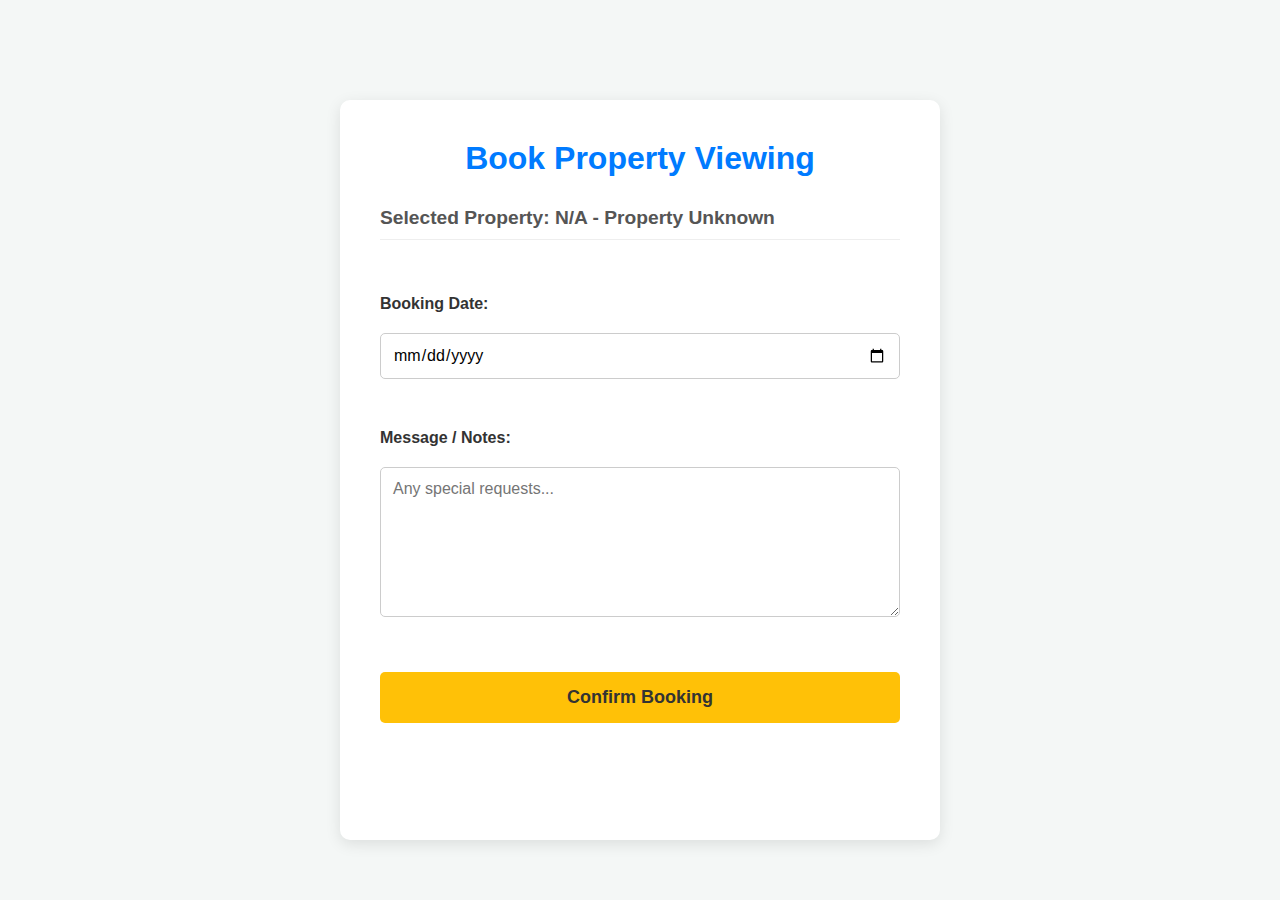
<file: book.html>
<!DOCTYPE html>
<html lang="en">
<head>
    <meta charset="UTF-8">
    <title>Book Property - DreamHome</title>
    <link rel="stylesheet" href="style.css"> 
</head>
<body>
    <div class="main-content-area">
    <div id="booking-page-container"> 
        <h1 class="page-title">Book Property Viewing</h1>
        
        <form id="bookingForm" class="styled-form-box">
 
                <h2 id="propertyTitle">Selected Property: N/A</h2> 
                
                <input type="hidden" id="propertyName" name="propertyName"> 
                
                <label for="bookingDate">Booking Date:</label>
                <input type="date" id="bookingDate" required>
                
                <label for="bookingMessage">Message / Notes:</label>
                <textarea id="bookingMessage" placeholder="Any special requests..." required></textarea>
                
                <button type="submit" id="submit-booking-btn">Confirm Booking</button>
            </form>
        </div>
    </div>
    
    <script src="booking.js"></script> 
</body>
</html>
</file>
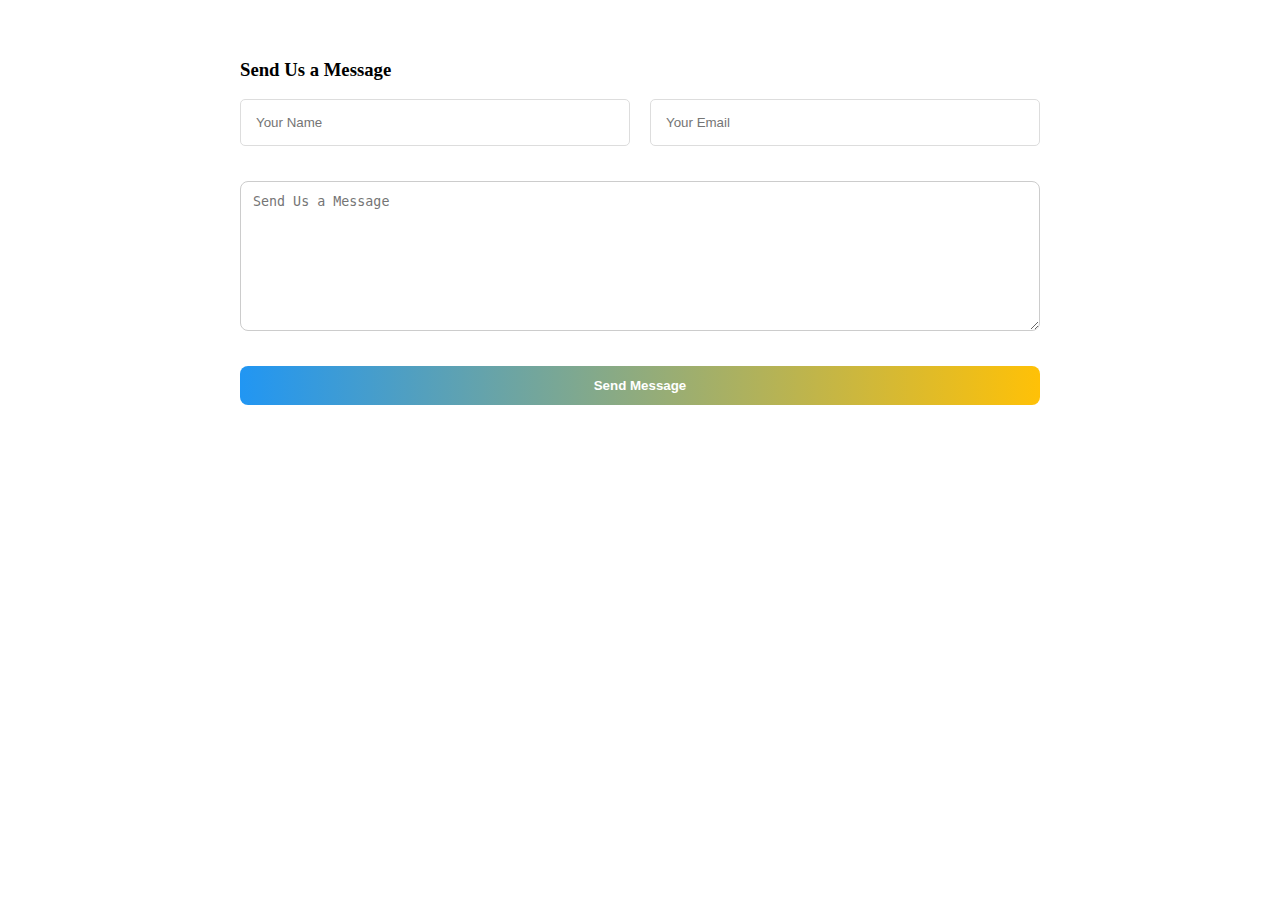
<file: contact.html>
<html>

<head>

<style>
    /* Add this inside your <style> tags in contact.html */
.contact-form-container {
    max-width: 800px;
    margin: 40px auto;
    padding: 20px;
}

.contact-form {
    display: flex;
    flex-direction: column;
    gap: 15px;
}

.input-row {
    display: flex;
    gap: 15px;
}

.input-row input {
    flex: 1; /* Makes Name and Email equal width */
    padding: 12px;
    border: 1px solid #ccc;
    border-radius: 4px;
}

textarea {
    width: 100%;
    height: 150px;
    padding: 12px;
    border: 1px solid #ccc;
    border-radius: 4px;
    box-sizing: border-box; /* Important: keeps padding inside the width */
}

.send-btn {
    background: linear-gradient(to right, #2196F3, #FFC107);
    color: white;
    border: none;
    padding: 15px;
    font-weight: bold;
    border-radius: 4px;
    cursor: pointer;
    width: 100%;
}
    .contact-container {
        max-width: 800px;
        margin: 20px auto;
        padding: 20px;
    }
    .contact-form {
        display: flex;
        flex-direction: column;
        gap: 15px;
    }
    .row {
        display: flex;
        gap: 15px;
    }
    .row input {
        flex: 1; /* Makes both name and email boxes equal width */
        padding: 12px;
        border: 1px solid #ccc;
        border-radius: 8px;
    }
    .contact-form textarea {
        width: 100%;
        height: 150px;
        padding: 12px;
        border: 1px solid #ccc;
        border-radius: 8px;
        resize: vertical;
    }
    .send-btn {
        background: linear-gradient(to right, #2196F3, #FFC107);
        color: white;
        padding: 12px;
        border: none;
        border-radius: 8px;
        font-weight: bold;
        cursor: pointer;
        width: 100%; }
        /* Makes button full width of the form */
      /* Container to keep everything centered */
.contact-section {
    max-width: 900px;
    margin: 50px auto;
    padding: 20px;
    font-family: Arial, sans-serif;
}

/* Flexbox for the Name and Email row */
.input-row {
    display: flex;
    gap: 20px;
    margin-bottom: 20px;
}

.input-row input {
    flex: 1; /* Ensures both inputs take equal space */
    padding: 15px;
    border: 1px solid #ddd;
    border-radius: 5px;
}

/* Make the textarea and button full width */
textarea {
    width: 100%;
    height: 150px;
    padding: 15px;
    margin-bottom: 20px;
    border: 1px solid #ddd;
    border-radius: 5px;
    box-sizing: border-box; /* Prevents padding from adding to width */
}

.btn-send {
    width: 100%;
    padding: 15px;
    background: linear-gradient(to right, #2196F3, #FFC107);
    color: white;
    border: none;
    border-radius: 5px;
    font-size: 18px;
    font-weight: bold;
    cursor: pointer;
}
    /* This ensures the form takes up the full width of its area */
    form {
        width: 100%;
        max-width: 800px;
        display: flex;
        flex-direction: column;
        gap: 15px;
    }
    input, textarea {
        width: 100%; /* Fixes the shrunken boxes */
        padding: 12px;
        border: 1px solid #ccc;
        border-radius: 5px;
        box-sizing: border-box; 
    }
    .btn-send {
        background: #2196F3;
        color: white;
        padding: 15px;
        border: none;
        border-radius: 5px;
        cursor: pointer;
        font-weight: bold;
    }

    
</style>
<body>
<div class="contact-container">
    <h3>Send Us a Message</h3>
    <form action="contact.php" method="POST" class="contact-form">
    <div class="input-row">
        <input type="text" name="name" placeholder="Your Name" required>
        <input type="email" name="email" placeholder="Your Email" required>
    </div>
    <textarea name="message" placeholder="Send Us a Message" required></textarea>
    <button type="submit" class="send-btn">Send Message</button>
</form>
</div>
</body>
</head>
</html>
</file>
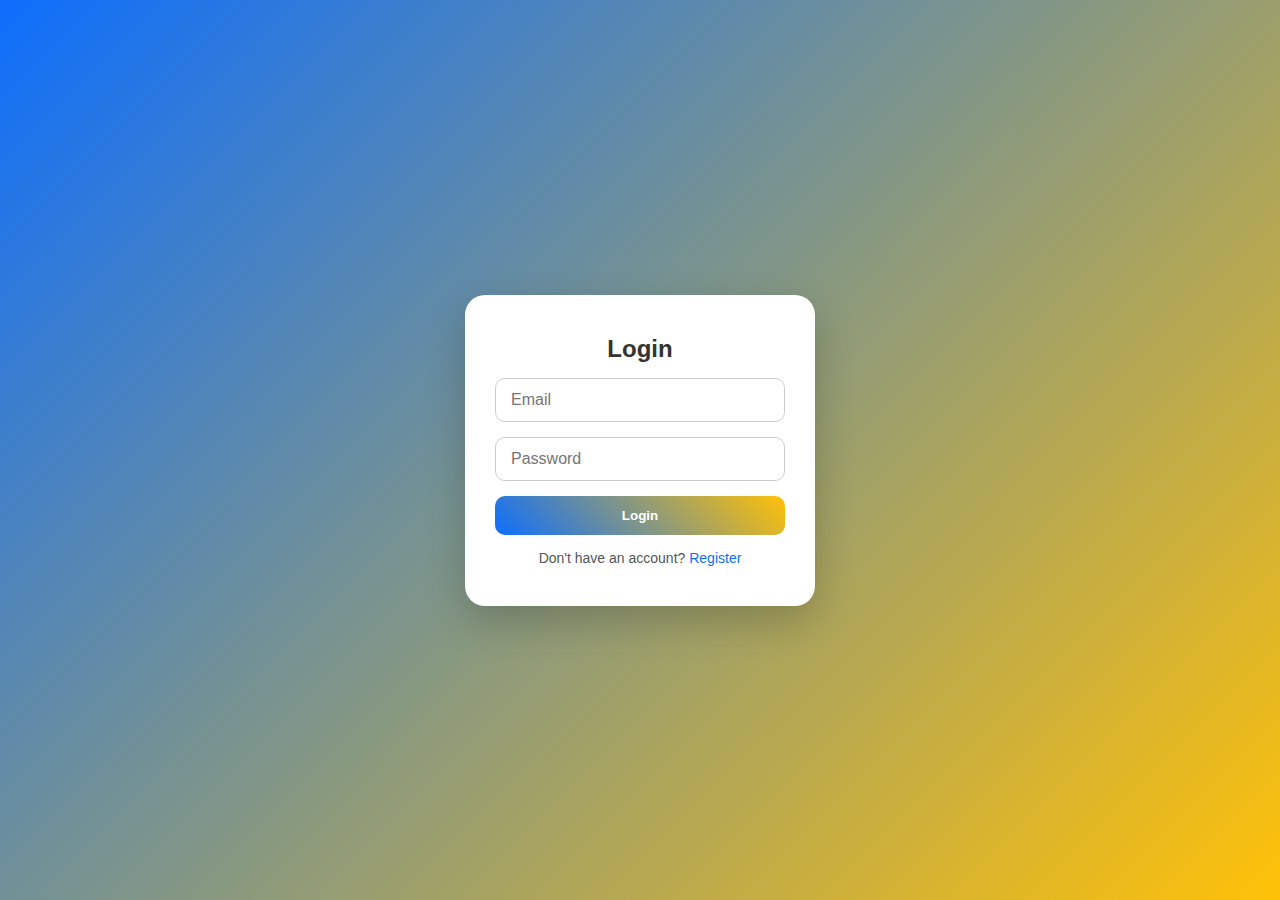
<file: login.html>
<!DOCTYPE html>
<html lang="en">
<head>
  <meta charset="UTF-8">
  <meta name="viewport" content="width=device-width, initial-scale=1.0">
  <title>Login / Register - DreamHome</title>
  <link rel="stylesheet" href="style.css">
</head>
<body>

<div class="auth-container">
  <div class="auth-box">
    <!-- LOGIN FORM -->
    <form id="loginForm" class="auth-form">
      <h2>Login</h2>
      <input type="email" id="loginEmail" placeholder="Email" required>
      <input type="password" id="loginPassword" placeholder="Password" required>
      <button type="submit">Login</button>
      <p>Don't have an account? <span id="showRegister">Register</span></p>
    </form>

    <!-- REGISTER FORM -->
    <form id="registerForm" class="auth-form hidden">
      <h2>Register</h2>
      <input type="text" id="registerName" placeholder="Full Name" required>
      <input type="email" id="registerEmail" placeholder="Email" required>
      <input type="password" id="registerPassword" placeholder="Password" required>
      <input type="password" id="registerConfirmPassword" placeholder="Confirm Password" required>
      <button type="submit">Register</button>
      <p>Already have an account? <span id="showLogin">Login</span></p>
    </form>
  </div>
</div>

<script src="auth.js"></script>
</body>
</html>
</file>
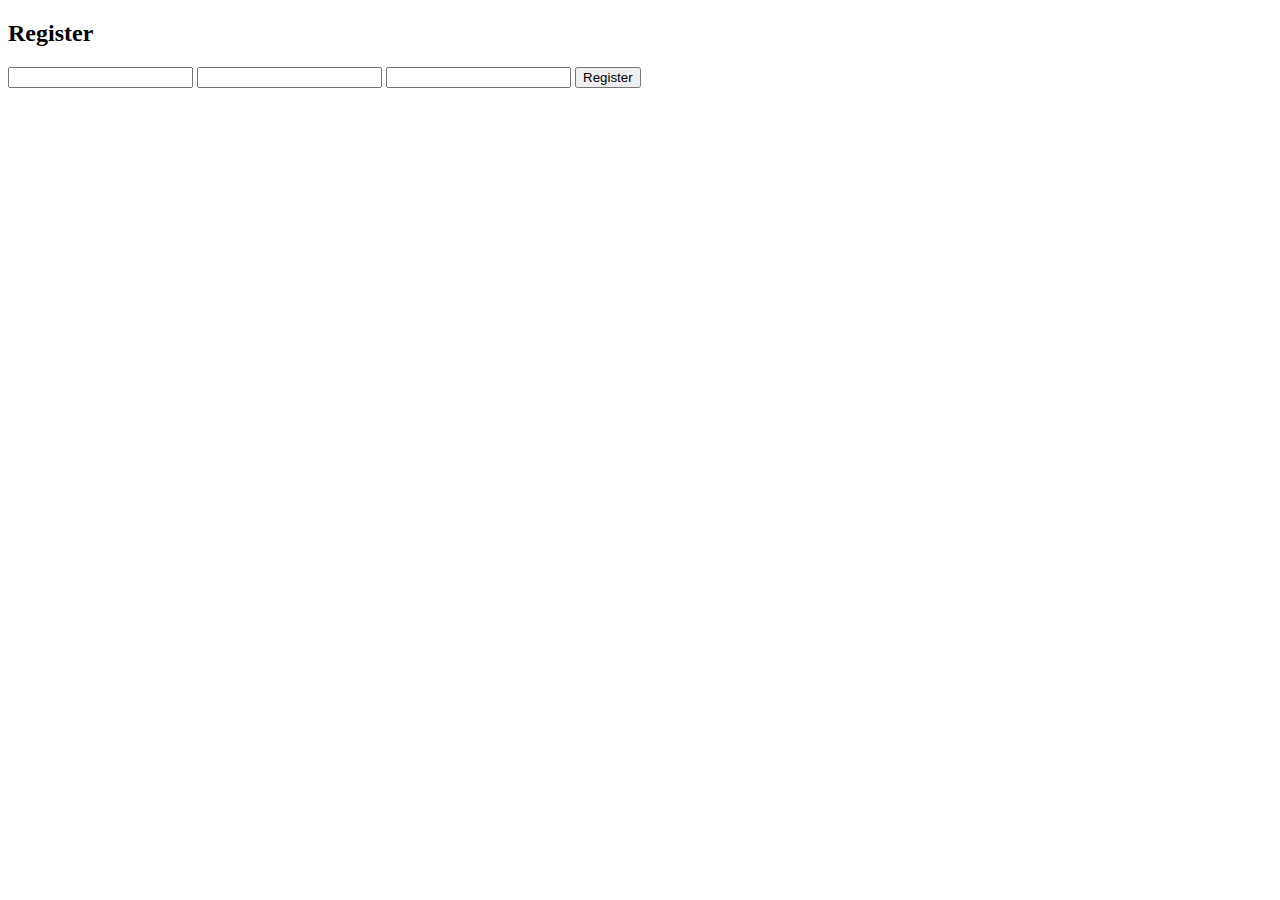
<file: register.html>
<!DOCTYPE html>
<html>
<head>
  <title>Register - DreamHome</title>
</head>
<body>

<h2>Register</h2>

<form id="registerForm">
  <input type="text" id="name" name="name" required>
  <input type="email" id="email" name="email" required>
  <input type="password" id="password" name="password" required>
  <button type="submit">Register</button>
</form>


<script>
document.getElementById("registerForm").addEventListener("submit", function(e){
  e.preventDefault();

  fetch("register.php", {
    method: "POST",
    headers: {"Content-Type": "application/x-www-form-urlencoded"},
    body:
      "name=" + encodeURIComponent(document.getElementById("name").value) +
      "&email=" + encodeURIComponent(document.getElementById("email").value) +
      "&password=" + encodeURIComponent(document.getElementById("password").value)
  })
  .then(res => res.text())
  .then(data => alert(data));
});
</script>
</file>
<file: style.css>
*{
  margin:0;
  padding:0;
  box-sizing:border-box;
  font-family:'Segoe UI', Tahoma, sans-serif;
}

body{
  background:#f5f7fb;
  color:#333;
}

/* HEADER */
.header{
  display:flex;
  justify-content:space-between;
  align-items:center;
  padding:15px 50px;
  background:#0d6efd;
  position:sticky;
  top:0;
  z-index:1000;
}

.logo{
  color:#fff;
  font-size:26px;
}

.nav a{
  color:#fff;
  margin-left:20px;
  text-decoration:none;
  font-weight:500;
  transition:0.3s;
}

.nav a:hover{
  color:#ffe082;
}

.login-btn{
  background:#fff;
  color:#0d6efd !important;
  padding:6px 14px;
  border-radius:20px;
}

/* HERO */
.hero{
  height:85vh;
  background:linear-gradient(rgba(0,0,0,0.5),rgba(0,0,0,0.6)),url('hero.jpg');
  background-size:cover;
  background-position:center;
  display:flex;
  align-items:center;
  justify-content:center;
  text-align:center;
  color:#fff;
}

.hero-content h2{
  font-size:48px;
  animation:fadeDown 1.2s ease;
}

.hero-content p{
  margin:15px 0;
  font-size:18px;
  opacity:0.9;
}

.search-box {
    display: flex;
    max-width: 500px;
    margin: 20px auto;
    background-color: white;
    border-radius: 8px;
    overflow: hidden;
    box-shadow: 0 4px 10px rgba(0, 0, 0, 0.1);
}

#searchInput {
    flex-grow: 1;
    padding: 12px 15px;
    border: none;
    font-size: 16px;
    
    /* Set a definite initial width */
    width: 250px; 
    
    /* 🪄 Smoother Transition: Increased time and custom curve */
    /* Transition time is 0.5 seconds, using a custom cubic-bezier for a gentle effect */
    transition: width 0.5s cubic-bezier(0.25, 0.8, 0.5, 1);
}

/* 🪄 Smoother Animation Effect: Expands on Focus */
#searchInput:focus {
    /* Slightly increased expansion width */
    width: 380px; 
    outline: none;
    box-shadow: 0 0 0 2px rgba(0, 123, 255, 0.3); /* Optional: Soft blue focus ring */
}

#searchBtn {
    padding: 12px 20px;
    background-color: #007bff;
    color: white;
    border: none;
    cursor: pointer;
    font-size: 16px;
    transition: background-color 0.3s;
}

#searchBtn:hover {
    background-color: #0056b3;
}

/* SECTION */
.section{
  padding:70px 50px;
}

.section h2{
  text-align:center;
  font-size:32px;
  margin-bottom:40px;
}

/* PROPERTIES */
.properties{
  display:grid;
  grid-template-columns:repeat(auto-fit,minmax(260px,1fr));
  gap:30px;
}

.card{
  background:#fff;
  border-radius:15px;
  overflow:hidden;
  box-shadow:0 10px 25px rgba(0,0,0,0.12);
  transition:0.4s;
}

.card:hover{
  transform:translateY(-10px) scale(1.02);
}

.card img{
  width:100%;
  height:190px;
  object-fit:cover;
}

.card-body{
  padding:18px;
}

.card-body h3{
  margin-bottom:8px;
}

.price{
  color:#0d6efd;
  font-weight:bold;
  margin-bottom:8px;
}

.card-body button{
  margin-top:10px;
  padding:10px;
  width:100%;
  border:none;
  background:#0d6efd;
  color:#fff;
  border-radius:8px;
  cursor:pointer;
  transition:0.3s;
}

.card-body button:hover{
  background:#084298;
}

/* ABOUT, CONTACT, SERVICES, WHY CHOOSE US – COLORFUL SECTIONS */

.services{
  background: linear-gradient(135deg, #e3f2fd, #ffffff);
}

.about{
  background: linear-gradient(135deg, #fff3e0, #ffffff);
}

.contact{
  background: linear-gradient(135deg, #e8f5e9, #ffffff);
}

.testimonials{
  background: linear-gradient(135deg, #f3e5f5, #ffffff);
}

.about, .contact, .services, .testimonials{
  border-radius:20px;
  padding:60px 40px;
}

.services .card{
  background: linear-gradient(135deg, #ffffff, #e3f2fd);
  border-left:5px solid #0d6efd;
}

.testimonials .card{
  background: linear-gradient(135deg, #ffffff, #f3e5f5);
  border-left:5px solid #9c27b0;
}

.about p{
  font-size:18px;
  color:#444;
}

.contact p{
  font-size:17px;
  color:#2e7d32;
}

/* FOOTER */
.footer{
  background:#222;
  color:#fff;
  text-align:center;
  padding:20px;
}

/* ANIMATIONS */
@keyframes fadeDown{
  from{opacity:0; transform:translateY(-30px)}
  to{opacity:1; transform:translateY(0)}
}

@media(max-width:768px){
  .hero-content h2{font-size:36px}
  .header{padding:15px 20px}
}
/* About highlights */
.about-highlights{
  display:grid;
  grid-template-columns:repeat(auto-fit,minmax(250px,1fr));
  gap:25px;
  margin-top:30px;
}

.highlight{
  background: linear-gradient(135deg, #fff3e0, #ffe0b2);
  padding:20px;
  border-radius:15px;
  box-shadow:0 8px 20px rgba(0,0,0,0.1);
  transition:0.3s;
}

.highlight:hover{
  transform: translateY(-5px) scale(1.02);
}

/* Why choose list styling */
.why-choose ul{
  list-style:none;
  margin-top:25px;
  padding-left:0;
}

.why-choose ul li{
  font-size:18px;
  margin-bottom:12px;
}

/* Contact section */
.contact-info{
  display:grid;
  grid-template-columns:repeat(auto-fit,minmax(200px,1fr));
  gap:25px;
  margin-bottom:30px;
  text-align:center;
}

.contact-form{
  max-width:700px;
  margin:auto;
  display:flex;
  flex-direction:column;
  gap:15px;
}

.contact-form input,
.contact-form textarea{
  padding:12px 15px;
  border-radius:10px;
  border:1px solid #ccc;
  outline:none;
  font-size:16px;
}

.contact-form button{
  padding:12px;
  background:linear-gradient(45deg,#0d6efd,#ffc107);
  border:none;
  border-radius:10px;
  color:#fff;
  font-weight:bold;
  cursor:pointer;
  transition:0.3s;
}

.contact-form button:hover{
  background:linear-gradient(45deg,#084298,#ffb300);
}
/* Social links styling */
.contact-info a{
  color:#0d6efd;
  text-decoration:none;
  font-weight:bold;
  transition:0.3s;
}

.contact-info a:hover{
  color:#ffc107;
  text-decoration:underline;
}
/* =========================
   LOGIN / REGISTER PAGE
   ========================= */
.auth-container{
  display:flex;
  align-items:center;
  justify-content:center;
  min-height:100vh;
  background: linear-gradient(135deg,#0d6efd,#ffc107);
}

.auth-box{
  background:#fff;
  padding:40px 30px;
  border-radius:20px;
  box-shadow:0 15px 40px rgba(0,0,0,0.2);
  width:350px;
  text-align:center;
  position:relative;
  transition:0.5s;
}

.auth-form{
  display:flex;
  flex-direction:column;
  gap:15px;
}

.auth-form input{
  padding:12px 15px;
  border-radius:10px;
  border:1px solid #ccc;
  outline:none;
  font-size:16px;
  transition:0.3s;
}

.auth-form input:focus{
  border-color:#0d6efd;
  box-shadow:0 0 8px rgba(13,110,253,0.5);
}

.auth-form button{
  padding:12px;
  border:none;
  border-radius:10px;
  background:linear-gradient(45deg,#0d6efd,#ffc107);
  color:#fff;
  font-weight:bold;
  cursor:pointer;
  transition:0.3s;
}

.auth-form button:hover{
  background:linear-gradient(45deg,#084298,#221d10);
}

.auth-form p{
  font-size:14px;
  color:#555;
}

.auth-form p span{
  color:#0d6efd;
  cursor:pointer;
}

.hidden{
  display:none;
}

.modal { 
    position: fixed; top:0; left:0; width:100%; height:100%; 
    background: rgba(0,0,0,0.5); display:flex; justify-content:center; align-items:center; 
}
.modal-content { background:#fff; padding:20px; border-radius:10px; width:400px; }
/* Container to hide/show the entire modal */
#booking-modal-container {
    position: fixed;
    top: 0;
    left: 0;
    width: 100%;
    height: 100%;
    /* Initially hidden. Use JS to change display: none to flex/block when opened. */
    display: none; 
    align-items: center; /* Center vertically */
    justify-content: center; /* Center horizontally */
    z-index: 1000; /* Ensure it's above all other content */
}

/* Dimmed background */
#modal-overlay {
    position: absolute;
    top: 0;
    left: 0;
    width: 100%;
    height: 100%;
    background-color: rgba(0, 0, 0, 0.7); /* Dark semi-transparent overlay */
}
#booking-form-box {
    position: relative; /* Keep it above the overlay */
    background-color: white;
    padding: 30px;
    border-radius: 10px; /* Rounded corners */
    box-shadow: 0 5px 15px rgba(0, 0, 0, 0.3); /* Soft shadow */
    width: 90%; /* Responsive width */
    max-width: 400px; /* Maximum size */
    z-index: 1001;
    animation: fadeIn 0.3s ease-out; /* Optional fade-in animation */
}
/* Style for labels and form elements */
.modal-body label {
    display: block; /* Make labels take full width */
    margin-top: 15px;
    margin-bottom: 5px;
    font-weight: 600;
    color: #333;
}

.modal-body input[type="date"], 
.modal-body textarea {
    width: 100%;
    padding: 10px;
    margin-bottom: 15px;
    border: 1px solid #ccc;
    border-radius: 5px;
    box-sizing: border-box; /* Include padding/border in element's total width */
    font-size: 16px;
}

/* Style the textarea for multi-line notes */
.modal-body textarea {
    resize: vertical; /* Allow resizing vertically */
    min-height: 80px;
}

/* Style the "Book Now" button to match the theme */
#submit-booking-btn {
    width: 100%;
    background-color: #ffc107; /* Use your existing yellow/orange color */
    color: #333;
    padding: 12px 20px;
    border: none;
    border-radius: 5px;
    cursor: pointer;
    font-size: 18px;
    font-weight: bold;
    transition: background-color 0.3s;
}

#submit-booking-btn:hover {
    background-color: #e0a800;
}
/* --- New Styles for book.html Page --- */

/* Center the main content on the page */
.main-content-area {
    /* Adjust padding to account for fixed header, if you have one */
    padding: 80px 20px 40px; 
    display: flex;
    justify-content: center;
    width: 100%;
    min-height: 100vh;
    box-sizing: border-box;
    background-color: #f4f7f6; /* Light background for contrast */
}

/* The box containing the form elements */
#booking-page-container {
    background-color: white;
    padding: 40px;
    border-radius: 10px;
    box-shadow: 0 4px 15px rgba(0, 0, 0, 0.1);
    width: 100%;
    max-width: 600px; /* Max width for readability */
    box-sizing: border-box;
    margin: 20px 0;
}

.page-title {
    text-align: center;
    color: #007bff; /* Use your main brand color */
    margin-bottom: 30px;
    font-size: 2em;
}

#propertyTitle {
    font-size: 1.2em;
    color: #555;
    margin-bottom: 25px;
    padding-bottom: 10px;
    border-bottom: 1px solid #eee;
}

/* Style for input fields */
.styled-form-box label {
    display: block;
    margin-top: 15px;
    margin-bottom: 5px;
    font-weight: 600;
    color: #333;
}

.styled-form-box input[type="date"], 
.styled-form-box textarea {
    width: 100%;
    padding: 12px;
    margin-bottom: 20px;
    border: 1px solid #ccc;
    border-radius: 5px;
    box-sizing: border-box;
    font-size: 16px;
    transition: border-color 0.3s;
}

.styled-form-box input[type="date"]:focus,
.styled-form-box textarea:focus {
    border-color: #007bff; /* Highlight on focus */
    outline: none;
}

.styled-form-box textarea {
    resize: vertical;
    min-height: 150px;
}

/* Button styling (reuse from modal plan) */
#submit-booking-btn {
    width: 100%;
    background-color: #ffc107; 
    color: #333;
    padding: 15px 20px;
    border: none;
    border-radius: 5px;
    cursor: pointer;
    font-size: 18px;
    font-weight: bold;
    transition: background-color 0.3s;
    margin-top: 20px;
}

#submit-booking-btn:hover {
    background-color: #e0a800;
}
/* --- Styles for book.html Page Container --- */

/* Centers the content vertically and horizontally, adds background */
.main-content-area {
    padding: 80px 20px 40px; 
    display: flex;
    justify-content: center;
    width: 100%;
    min-height: 100vh; /* Ensures it covers the full viewport height */
    box-sizing: border-box;
    background-color: #f4f7f6; /* Light background for contrast */
}

/* The Box containing the form elements */
#booking-page-container {
    background-color: white;
    padding: 40px;
    border-radius: 10px;
    box-shadow: 0 4px 15px rgba(0, 0, 0, 0.1); /* Adds depth */
    width: 100%;
    max-width: 600px; /* Limits width for good readability */
    box-sizing: border-box;
    margin: 20px 0;
}

.page-title {
    text-align: center;
    color: #007bff; 
    margin-bottom: 30px;
    font-size: 2em;
}

#propertyTitle {
    font-size: 1.2em;
    color: #555;
    margin-bottom: 25px;
    padding-bottom: 10px;
    border-bottom: 1px solid #eee;
}

/* --- Input and Button Styles (Crucial for Form Decor) --- */
.styled-form-box label {
    display: block;
    margin-top: 15px;
    margin-bottom: 5px;
    font-weight: 600;
}

.styled-form-box input[type="date"], 
.styled-form-box textarea {
    width: 100%;
    padding: 12px;
    margin-bottom: 20px;
    border: 1px solid #ccc;
    border-radius: 5px;
    box-sizing: border-box;
    font-size: 16px;
}

.styled-form-box textarea {
    min-height: 150px;
}

#submit-booking-btn {
    width: 100%;
    background-color: #ffc107; /* Use your existing primary color */
    color: #333;
    padding: 15px 20px;
    border: none;
    border-radius: 5px;
    cursor: pointer;
    font-size: 18px;
    font-weight: bold;
    margin-top: 20px;
}

#submit-booking-btn:hover {
    background-color: #e0a800;
}
/* --- Styles for book.html Page Container --- */

/* Centers the content on the page and provides the background */
.main-content-area {
    padding: 80px 20px 40px; 
    display: flex;
    justify-content: center; /* Centers horizontally */
    width: 100%;
    min-height: 100vh;
    box-sizing: border-box;
    background-color: #f4f7f6; /* Light gray background */
}

/* The Box containing the form elements - The visual card */
#booking-page-container {
    background-color: white;
    padding: 40px;
    border-radius: 10px;
    box-shadow: 0 4px 15px rgba(0, 0, 0, 0.1); /* Adds depth */
    width: 100%;
    max-width: 600px; /* Limits size for good readability */
    box-sizing: border-box;
    margin: 20px 0;
}

/* --- Input and Button Styles (Critical for Form Decor) --- */

.styled-form-box label {
    display: block;
    margin-top: 15px;
    margin-bottom: 5px;
    font-weight: 600;
}

.styled-form-box input[type="date"], 
.styled-form-box textarea {
    width: 100%;
    padding: 12px;
    margin-bottom: 20px;
    border: 1px solid #ccc;
    border-radius: 5px;
    box-sizing: border-box;
    font-size: 16px;
}

#submit-booking-btn {
    width: 100%;
    background-color: #ffc107; 
    color: #333;
    padding: 15px 20px;
    border: none;
    border-radius: 5px;
    cursor: pointer;
    font-size: 18px;
    font-weight: bold;
    margin-top: 20px;
}
/* --- New Footer Styling --- */

/* Footer Main Styles */
.footer-custom {
    background-color: #1a2a3a; /* Dark professional blue */
    color: #ffffff;
    padding: 60px 0 20px 0;
    font-family: 'Segoe UI', Tahoma, Geneva, Verdana, sans-serif;
}

.footer-container {
    max-width: 1100px;
    margin: 0 auto;
    display: flex;
    justify-content: space-between; /* Creates the 3-column gap */
    flex-wrap: wrap; /* Good for mobile responsiveness */
    padding: 0 20px;
}

.footer-section {
    flex: 1;
    min-width: 250px;
    margin-bottom: 30px;
}

.footer-section h4 {
    color: #FFC107; /* Matches your button accent color */
    font-size: 1.2rem;
    margin-bottom: 20px;
    position: relative;
}

/* Links and Text styling */
.footer-section a, .footer-section p {
    color: #cbd5e0;
    text-decoration: none;
    display: block;
    margin-bottom: 12px;
    font-size: 0.95rem;
    transition: color 0.3s ease;
}

.footer-section a:hover {
    color: #2196F3;
}

.footer-section i {
    margin-right: 10px;
    color: #2196F3;
}

/* Bottom Bar */
.footer-bottom {
    text-align: center;
    border-top: 1px solid #2d3748;
    margin-top: 40px;
    padding-top: 20px;
}

.footer-bottom .copyright {
    font-weight: bold;
    color: #fff;
}

.footer-bottom .slogan {
    font-size: 0.85rem;
    color: #718096;
}
/* --- Contact Group Styling --- */
.contact-group {
    display: flex;
    align-items: center;
    margin-bottom: 15px;
}

.contact-group i {
    font-size: 1.1em;
    margin-right: 10px;
    color: #ffc107; /* Icon color */
}

.contact-group p {
    margin: 0;
    font-size: 0.95em;
}

/* --- Social and Quick Links Styling --- */
.social-links a,
.quick-links a {
    display: block; /* Make links stack vertically */
    color: #ecf0f1;
    text-decoration: none;
    margin-bottom: 10px;
    font-size: 0.95em;
    transition: color 0.3s;
}

.social-links a i {
    margin-right: 8px;
    font-size: 1.1em;
}

.social-links a:hover,
.quick-links a:hover {
    color: #ffc107; /* Hover effect */
}


/* --- Bottom Copyright Bar --- */
.footer-bottom {
    text-align: center;
    padding: 20px 0;
    background-color: #2c3e50; /* Slightly darker shade for the bottom bar */
}

.footer-bottom p {
    margin: 5px 0;
    font-size: 0.85em;
    color: #bdc3c7;
}

/* --- Responsive Adjustments --- */
@media (max-width: 768px) {
    .footer-container {
        flex-direction: column;
        align-items: center;
    }
    .footer-section {
        flex-basis: 100%;
        text-align: center;
        margin-bottom: 30px;
    }
    .contact-group {
        justify-content: center;
    }
}
.search-box {
    display: flex;
    max-width: 500px;
    margin: 20px auto;
    background-color: white;
    border-radius: 8px;
    overflow: hidden;
    box-shadow: 0 4px 10px rgba(0, 0, 0, 0.1);
}

#searchInput {
    flex-grow: 1;
    padding: 12px 15px;
    border: none;
    font-size: 16px;
    /* Initial width - the magic happens with focus */
    width: 250px; 
    transition: width 0.4s ease-in-out;
}

/* 🪄 Animation Effect: Expands on Focus */
#searchInput:focus {
    width: 350px; /* Expands the input field when active */
    outline: none;
}

#searchBtn {
    padding: 12px 20px;
    background-color: #007bff;
    color: white;
    border: none;
    cursor: pointer;
    font-size: 16px;
    transition: background-color 0.3s;
}

#searchBtn:hover {
    background-color: #0056b3;
}
/* Enhanced Card Base Style */
.card {
    /* Existing card styles here */
    box-shadow: 0 2px 10px rgba(0, 0, 0, 0.1);
    transition: transform 0.3s ease-in-out, box-shadow 0.3s ease-in-out; /* Smooth transitions */
}

/* 🪄 Animation Effect: Hover Glow and Lift */
.card:hover {
    /* Lifts the card */
    transform: translateY(-8px); 
    
    /* Adds a more vibrant "glow" shadow */
    box-shadow: 0 10px 25px rgba(0, 0, 0, 0.2), 0 0 15px rgba(0, 123, 255, 0.4); 
    /* The second shadow is the light blue glow, using your brand color */
}
/* 🪄 Global Smooth Transition Rule */
* {
    /* Ensures all elements transition smoothly by default */
    transition: all 0.3s ease-in-out; 
}

/* Override for elements that shouldn't transition globally, if necessary (e.g., specific images) */
img {
    transition: none;
}
form {
    display: flex;
    flex-direction: column;
    gap: 15px;
    max-width: 800px;
    margin: 0 auto;
}
.row {
    display: flex;
    gap: 15px;
}
input, textarea {
    width: 100%;
    padding: 12px;
    border: 1px solid #ccc;
    border-radius: 5px;
    box-sizing: border-box; /* Keeps inputs from overflowing */
}
/* Center the Heading */
.contact-section h3 {
    text-align: center;
    font-size: 2rem;
    margin-top: 40px;
    color: #333;
}

/* Center the Form Container */
.contact-container {
    max-width: 700px;
    margin: 0 auto; /* Centers the div horizontally */
    padding: 20px;
}

.contact-form {
    display: flex;
    flex-direction: column;
    gap: 15px;
}

/* Flexbox for Name and Email side-by-side */
.input-group {
    display: flex;
    gap: 15px;
}

.input-group input {
    flex: 1; /* Makes both inputs equal width */
    padding: 12px;
    border: 1px solid #ccc;
    border-radius: 5px;
}

.contact-form textarea {
    width: 100%;
    height: 150px;
    padding: 12px;
    border: 1px solid #ccc;
    border-radius: 5px;
    box-sizing: border-box; /* Crucial for keeping padding inside the width */
}

/* The Styled Button */
.send-message-btn {
    background: linear-gradient(to right, #2196F3, #FFC107);
    color: white;
    padding: 15px;
    border: none;
    border-radius: 5px;
    font-weight: bold;
    cursor: pointer;
    transition: 0.3s;
}

.send-message-btn:hover {
    opacity: 0.9;

}
</file>
